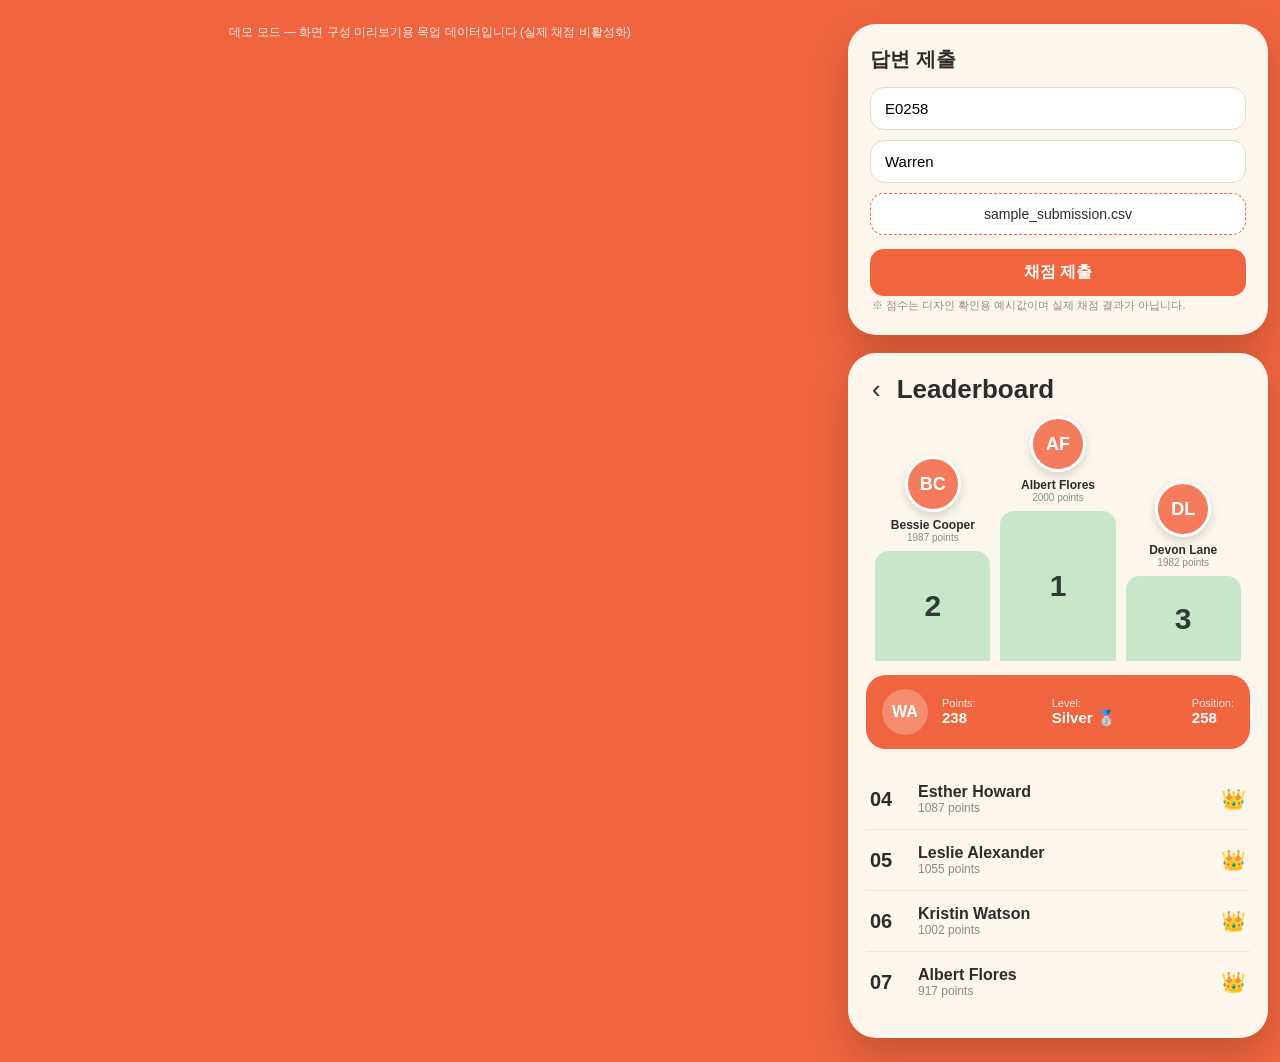
<file: static/demo.html>
<!DOCTYPE html>
<html lang="ko">
<head>
  <meta charset="UTF-8" />
  <meta name="viewport" content="width=device-width, initial-scale=1.0" />
  <title>LLM 답변 평가 리더보드 — 데모(목업)</title>
  <link rel="stylesheet" href="styles.css" />
  <style>
    /* demo-only banner */
    .demo-banner {
      max-width: 420px; margin: 0 auto 4px; color: #fff;
      font-size: 12px; text-align: center; opacity: .9;
    }
    .demo-note { font-size: 11px; color: var(--muted); margin: 2px 2px 0; }
  </style>
</head>
<body>
  <div class="demo-banner">데모 모드 — 화면 구성 미리보기용 목업 데이터입니다 (실제 채점 비활성화)</div>
  <div class="phone">
    <!-- Submission panel (레이아웃 확인용, 비활성) -->
    <section class="submit-panel">
      <h2>답변 제출</h2>
      <form id="submit-form">
        <input type="text" id="employee_id" placeholder="사번 (예: E1234)" value="E0258" />
        <input type="text" id="display_name" placeholder="이름 (선택)" value="Warren" />
        <label class="file-label has-file" id="file-label">
          <span id="file-name">sample_submission.csv</span>
          <input type="file" id="file" accept=".csv,text/csv" hidden />
        </label>
        <button type="submit" id="submit-btn">채점 제출</button>
      </form>
      <p class="demo-note">※ 점수는 디자인 확인용 예시값이며 실제 채점 결과가 아닙니다.</p>
      <div id="submit-result" class="submit-result" hidden></div>
    </section>

    <!-- Leaderboard -->
    <section class="board">
      <header class="board-header">
        <button class="back" aria-label="back">&#8249;</button>
        <h1>Leaderboard</h1>
      </header>

      <div id="podium" class="podium"></div>

      <div id="me-card" class="me-card">
        <div class="me-avatar" id="me-avatar"></div>
        <div class="me-name" id="me-name"></div>
        <div class="me-stats">
          <div><span class="lbl">Points:</span><span id="me-points"></span></div>
          <div><span class="lbl">Level:</span><span id="me-level"></span></div>
          <div><span class="lbl">Position:</span><span id="me-position"></span></div>
        </div>
      </div>

      <ul id="rank-list" class="rank-list"></ul>
    </section>
  </div>

  <script>
    "use strict";

    // ---- Mock data (레퍼런스 이미지 수치 그대로) ----
    const BOARD = [
      { rank: 1, display_name: "Albert Flores",   score: 2000 },
      { rank: 2, display_name: "Bessie Cooper",   score: 1987 },
      { rank: 3, display_name: "Devon Lane",      score: 1982 },
      { rank: 4, display_name: "Esther Howard",   score: 1087 },
      { rank: 5, display_name: "Leslie Alexander", score: 1055 },
      { rank: 6, display_name: "Kristin Watson",  score: 1002 },
      { rank: 7, display_name: "Albert Flores",   score: 917 },
    ];
    const ME = { display_name: "Warren", points: 238, level: "Silver 🥈", position: 258 };

    const $ = (id) => document.getElementById(id);
    const escapeHtml = (s) => (s || "").replace(/[&<>"']/g, (c) =>
      ({ "&": "&amp;", "<": "&lt;", ">": "&gt;", '"': "&quot;", "'": "&#39;" }[c]));
    function initials(name) {
      const p = (name || "").trim().split(/\s+/);
      return (p.length >= 2 ? p[0][0] + p[1][0] : (name || "?").slice(0, 2)).toUpperCase();
    }

    function renderPodium() {
      const podium = $("podium");
      const order = [BOARD[1], BOARD[0], BOARD[2]];   // 2위, 1위, 3위
      const rankClass = ["rank2", "rank1", "rank3"];
      const barNum = ["2", "1", "3"];
      podium.innerHTML = "";
      order.forEach((entry, i) => {
        const slot = document.createElement("div");
        slot.className = "slot " + rankClass[i];
        slot.innerHTML = `
          <div class="avatar">${initials(entry.display_name)}</div>
          <div class="p-name">${escapeHtml(entry.display_name)}</div>
          <div class="p-points">${entry.score} points</div>
          <div class="bar">${barNum[i]}</div>`;
        podium.appendChild(slot);
      });
    }

    function renderMeCard() {
      $("me-avatar").textContent = initials(ME.display_name);
      $("me-points").textContent = ME.points;
      $("me-level").textContent = ME.level;
      $("me-position").textContent = ME.position;
    }

    function renderList() {
      const list = $("rank-list");
      list.innerHTML = "";
      BOARD.slice(3).forEach((entry) => {
        const li = document.createElement("li");
        const crownColor = entry.rank === 7 ? "color:var(--crown-gold)" : "color:var(--crown-pink)";
        li.innerHTML = `
          <span class="num">${String(entry.rank).padStart(2, "0")}</span>
          <div class="info">
            <div class="nm">${escapeHtml(entry.display_name)}</div>
            <div class="pts">${entry.score} points</div>
          </div>
          <span class="crown" style="${crownColor}">👑</span>`;
        list.appendChild(li);
      });
    }

    // 데모: 제출은 비활성화
    $("submit-form").addEventListener("submit", (e) => {
      e.preventDefault();
      const box = $("submit-result");
      box.className = "submit-result ok";
      box.textContent = "데모 모드입니다 — 실제 채점은 비활성화되어 있습니다.";
      box.hidden = false;
    });

    renderPodium();
    renderMeCard();
    renderList();
  </script>
</body>
</html>
</file>
<file: static/styles.css>
:root {
  --orange: #f0653f;
  --orange-soft: #f47b5b;
  --cream: #fdf6ec;
  --bar: #c8e6c9;
  --bar-text: #2f3b34;
  --ink: #2c2c2c;
  --muted: #8a8a8a;
  --crown-pink: #d63384;
  --crown-gold: #f4b400;
}

* { box-sizing: border-box; }

body {
  margin: 0;
  font-family: -apple-system, BlinkMacSystemFont, "Segoe UI", Roboto, "Noto Sans KR", sans-serif;
  background: var(--orange);
  min-height: 100vh;
  display: flex;
  justify-content: center;
  padding: 24px 12px;
}

.phone {
  width: 100%;
  max-width: 420px;
  display: flex;
  flex-direction: column;
  gap: 18px;
}

/* ---------- Submission panel ---------- */
.submit-panel {
  background: var(--cream);
  border-radius: 28px;
  padding: 22px;
  box-shadow: 0 18px 40px rgba(0, 0, 0, 0.18);
}
.submit-panel h2 { margin: 0 0 14px; font-size: 20px; color: var(--ink); }
#submit-form { display: flex; flex-direction: column; gap: 10px; }
#submit-form input[type="text"] {
  padding: 12px 14px;
  border: 1px solid #e4dccb;
  border-radius: 14px;
  font-size: 15px;
  background: #fff;
}
.file-label {
  padding: 12px 14px;
  border: 1px dashed #d8b9ad;
  border-radius: 14px;
  font-size: 14px;
  color: var(--muted);
  background: #fff;
  cursor: pointer;
  text-align: center;
  overflow: hidden;
  text-overflow: ellipsis;
  white-space: nowrap;
}
.file-label.has-file { color: var(--ink); border-color: var(--orange); }
#submit-btn {
  margin-top: 4px;
  padding: 13px;
  border: none;
  border-radius: 14px;
  background: var(--orange);
  color: #fff;
  font-size: 16px;
  font-weight: 600;
  cursor: pointer;
}
#submit-btn:disabled { opacity: 0.6; cursor: progress; }
.hint { margin: 10px 2px 0; font-size: 12px; color: var(--muted); }
.submit-result {
  margin-top: 14px;
  padding: 12px 14px;
  border-radius: 14px;
  font-size: 13px;
  line-height: 1.5;
}
.submit-result.ok { background: #e8f5e9; color: #245c2c; }
.submit-result.err { background: #fdecea; color: #a3271b; }
.submit-result ul { margin: 6px 0 0; padding-left: 18px; }

/* ---------- Leaderboard ---------- */
.board {
  background: var(--cream);
  border-radius: 28px;
  padding: 20px 18px 26px;
  box-shadow: 0 18px 40px rgba(0, 0, 0, 0.18);
}
.board-header { display: flex; align-items: center; gap: 10px; margin-bottom: 8px; }
.board-header .back {
  border: none; background: none; font-size: 26px; cursor: pointer; color: var(--ink);
}
.board-header h1 { margin: 0; font-size: 26px; color: var(--ink); }

/* Podium */
.podium {
  display: flex;
  align-items: flex-end;
  justify-content: center;
  gap: 10px;
  min-height: 230px;
  margin: 10px 0 6px;
}
.podium .slot { display: flex; flex-direction: column; align-items: center; width: 30%; }
.podium .avatar {
  width: 56px; height: 56px; border-radius: 50%;
  background: var(--orange-soft); color: #fff;
  display: flex; align-items: center; justify-content: center;
  font-weight: 700; font-size: 18px; border: 3px solid #fff;
  box-shadow: 0 4px 10px rgba(0,0,0,.15);
}
.podium .p-name { font-size: 12px; font-weight: 600; margin-top: 6px; color: var(--ink); text-align: center; }
.podium .p-points { font-size: 10px; color: var(--muted); }
.podium .bar {
  width: 100%; margin-top: 8px; border-radius: 14px 14px 0 0;
  background: var(--bar); color: var(--bar-text);
  display: flex; align-items: center; justify-content: center;
  font-size: 30px; font-weight: 700;
}
.podium .rank1 .bar { height: 150px; }
.podium .rank2 .bar { height: 110px; }
.podium .rank3 .bar { height: 85px; }
.podium .slot.empty .avatar { background: #e0e0e0; }

/* Me card */
.me-card {
  background: var(--orange);
  color: #fff;
  border-radius: 20px;
  padding: 14px 16px;
  display: flex;
  align-items: center;
  gap: 14px;
  margin: 14px 0 20px;
}
.me-avatar {
  width: 46px; height: 46px; border-radius: 50%;
  background: rgba(255,255,255,.25);
  display: flex; align-items: center; justify-content: center;
  font-weight: 700;
}
.me-name { display: none; }
.me-card .me-avatar + .me-stats { flex: 1; }
.me-stats { display: flex; justify-content: space-between; flex: 1; }
.me-stats > div { display: flex; flex-direction: column; font-size: 15px; font-weight: 700; }
.me-stats .lbl { font-size: 11px; font-weight: 500; opacity: .85; }

/* Rank list */
.rank-list { list-style: none; margin: 0; padding: 0; }
.rank-list li {
  display: flex; align-items: center; gap: 14px;
  padding: 14px 4px; border-bottom: 1px solid #efe7d8;
}
.rank-list li:last-child { border-bottom: none; }
.rank-list .num { font-size: 20px; font-weight: 700; color: var(--ink); width: 34px; }
.rank-list .info { flex: 1; }
.rank-list .info .nm { font-size: 16px; font-weight: 700; color: var(--ink); }
.rank-list .info .pts { font-size: 12px; color: var(--muted); }
.rank-list .crown { font-size: 20px; }
.rank-list li.is-me { background: #fff4ef; border-radius: 12px; }

.empty-state { text-align: center; color: var(--muted); padding: 24px 0; }
</file>
